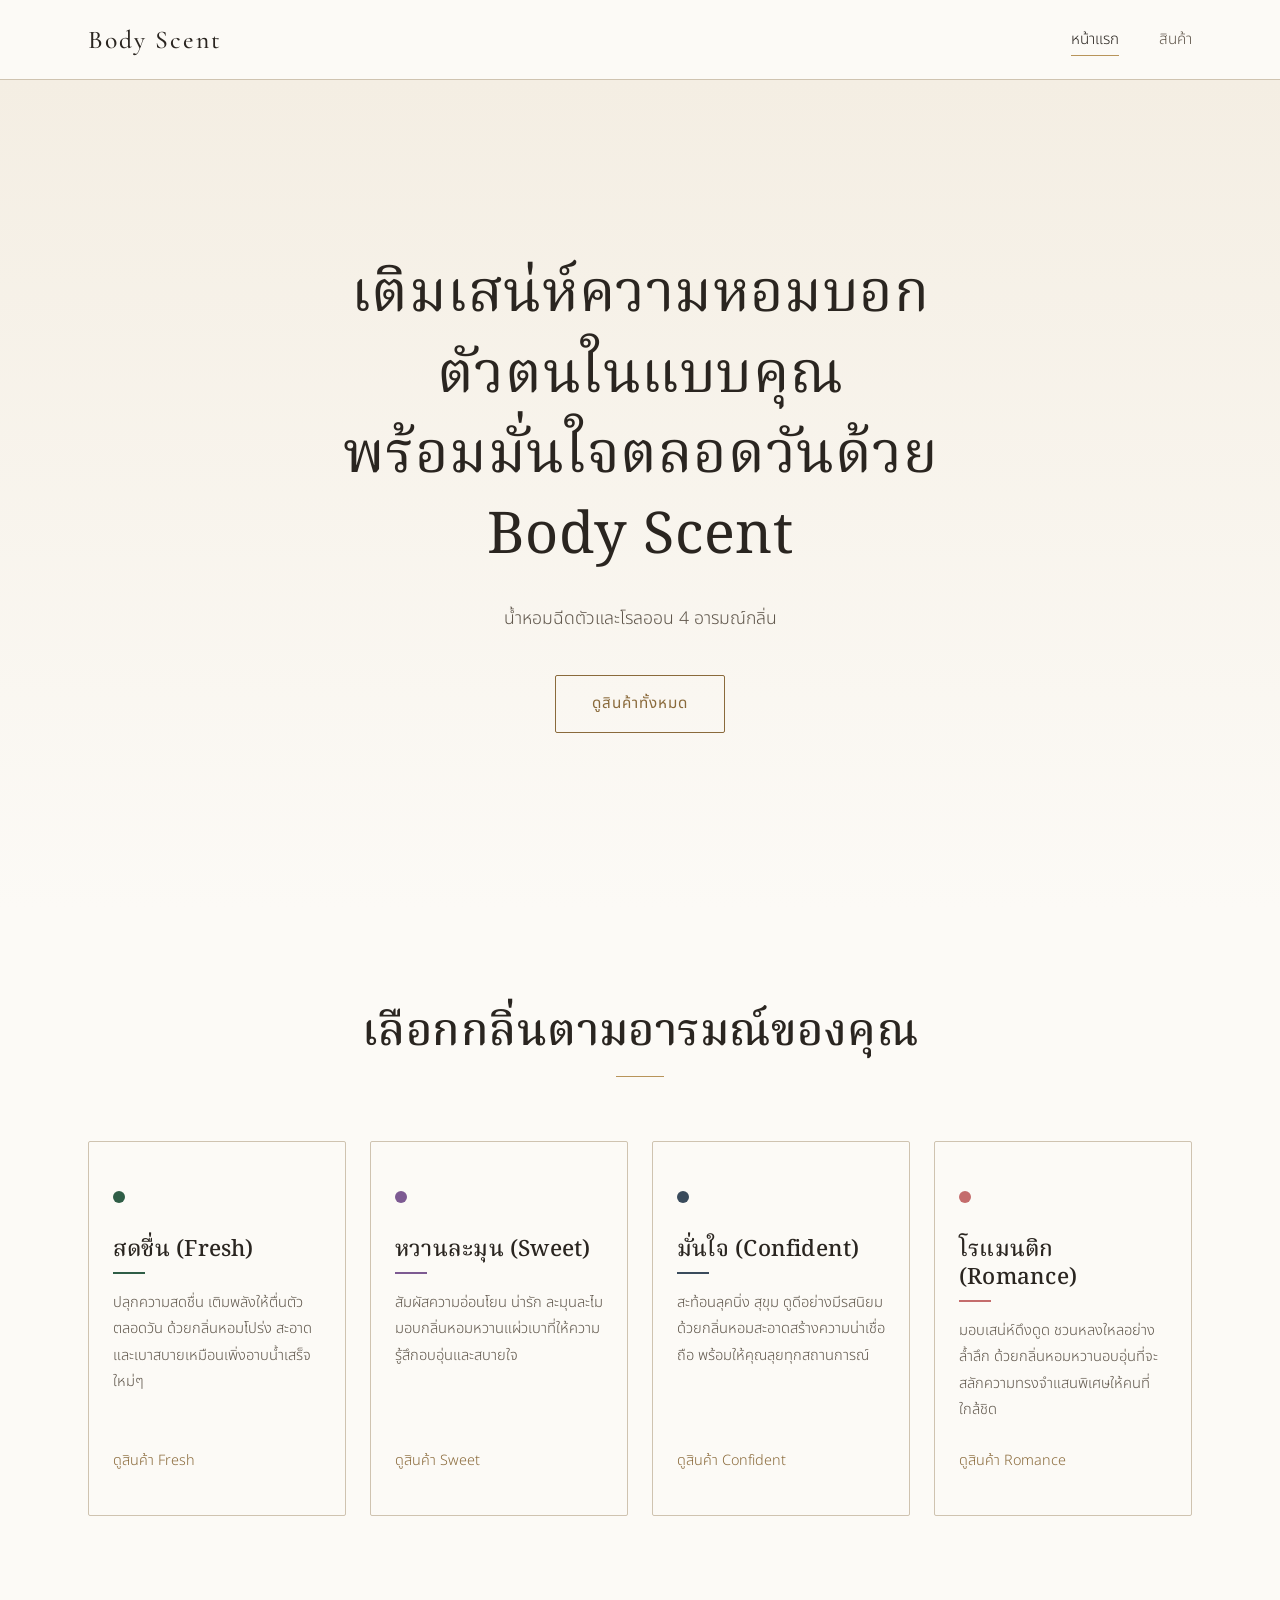
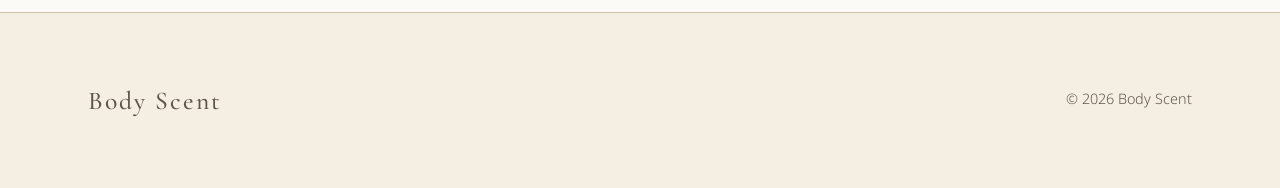
<file: index.html>
<!DOCTYPE html>
<html lang="th">
<head>
  <meta charset="UTF-8">
  <meta name="viewport" content="width=device-width, initial-scale=1">
  <title>Body Scent — น้ำหอมฉีดตัวและโรลออน</title>
  <meta name="description" content="เติมเสน่ห์ความหอมบอกตัวตนในแบบคุณ พร้อมมั่นใจตลอดวันด้วย Body Scent น้ำหอมฉีดตัวและโรลออน 4 อารมณ์กลิ่น">
  <link rel="stylesheet" href="style.css">
</head>
<body>

  <header class="site-header">
    <div class="container site-header__inner">
      <a href="index.html" class="brand">Body Scent</a>
      <nav aria-label="เมนูหลัก">
        <ul class="nav">
          <li><a href="index.html" aria-current="page">หน้าแรก</a></li>
          <li><a href="product.html">สินค้า</a></li>
        </ul>
      </nav>
    </div>
  </header>

  <main>
    <section class="hero hero--full">
      <div class="container hero__inner">
        <div>
          <h1>เติมเสน่ห์ความหอมบอกตัวตนในแบบคุณ<br>พร้อมมั่นใจตลอดวันด้วย Body Scent</h1>
          <p>น้ำหอมฉีดตัวและโรลออน 4 อารมณ์กลิ่น</p>
          <div class="hero__actions" style="justify-content:center">
            <a href="product.html" class="btn btn--gold">ดูสินค้าทั้งหมด</a>
          </div>
        </div>
      </div>
    </section>

    <section class="section" id="moods">
      <div class="container">
        <div class="section-head section-head--center">
          <h2 class="section-title">เลือกกลิ่นตามอารมณ์ของคุณ</h2>
        </div>

        <div class="mood-grid">
          <a class="mood-card" data-mood="fresh" href="product.html?mood=fresh">
            <span class="mood-card__icon"><span class="mood-dot" aria-hidden="true"></span></span>
            <h3 class="mood-title">สดชื่น (Fresh)</h3>
            <p>ปลุกความสดชื่น เติมพลังให้ตื่นตัวตลอดวัน ด้วยกลิ่นหอมโปร่ง สะอาด และเบาสบายเหมือนเพิ่งอาบน้ำเสร็จใหม่ๆ</p>
            <span class="mood-card__cta">ดูสินค้า Fresh</span>
          </a>

          <a class="mood-card" data-mood="sweet" href="product.html?mood=sweet">
            <span class="mood-card__icon"><span class="mood-dot" aria-hidden="true"></span></span>
            <h3 class="mood-title">หวานละมุน (Sweet)</h3>
            <p>สัมผัสความอ่อนโยน น่ารัก ละมุนละไม มอบกลิ่นหอมหวานแผ่วเบาที่ให้ความรู้สึกอบอุ่นและสบายใจ</p>
            <span class="mood-card__cta">ดูสินค้า Sweet</span>
          </a>

          <a class="mood-card" data-mood="confident" href="product.html?mood=confident">
            <span class="mood-card__icon"><span class="mood-dot" aria-hidden="true"></span></span>
            <h3 class="mood-title">มั่นใจ (Confident)</h3>
            <p>สะท้อนลุคนิ่ง สุขุม ดูดีอย่างมีรสนิยม ด้วยกลิ่นหอมสะอาดสร้างความน่าเชื่อถือ พร้อมให้คุณลุยทุกสถานการณ์</p>
            <span class="mood-card__cta">ดูสินค้า Confident</span>
          </a>

          <a class="mood-card" data-mood="romance" href="product.html?mood=romance">
            <span class="mood-card__icon"><span class="mood-dot" aria-hidden="true"></span></span>
            <h3 class="mood-title">โรแมนติก (Romance)</h3>
            <p>มอบเสน่ห์ดึงดูด ชวนหลงใหลอย่างล้ำลึก ด้วยกลิ่นหอมหวานอบอุ่นที่จะสลักความทรงจำแสนพิเศษให้คนที่ใกล้ชิด</p>
            <span class="mood-card__cta">ดูสินค้า Romance</span>
          </a>
        </div>
      </div>
    </section>
  </main>

  <footer class="site-footer">
    <div class="container site-footer__inner">
      <span class="brand">Body Scent</span>
      <span>&copy; 2026 Body Scent</span>
    </div>
  </footer>

  <script src="script.js"></script>
</body>
</html>
</file>
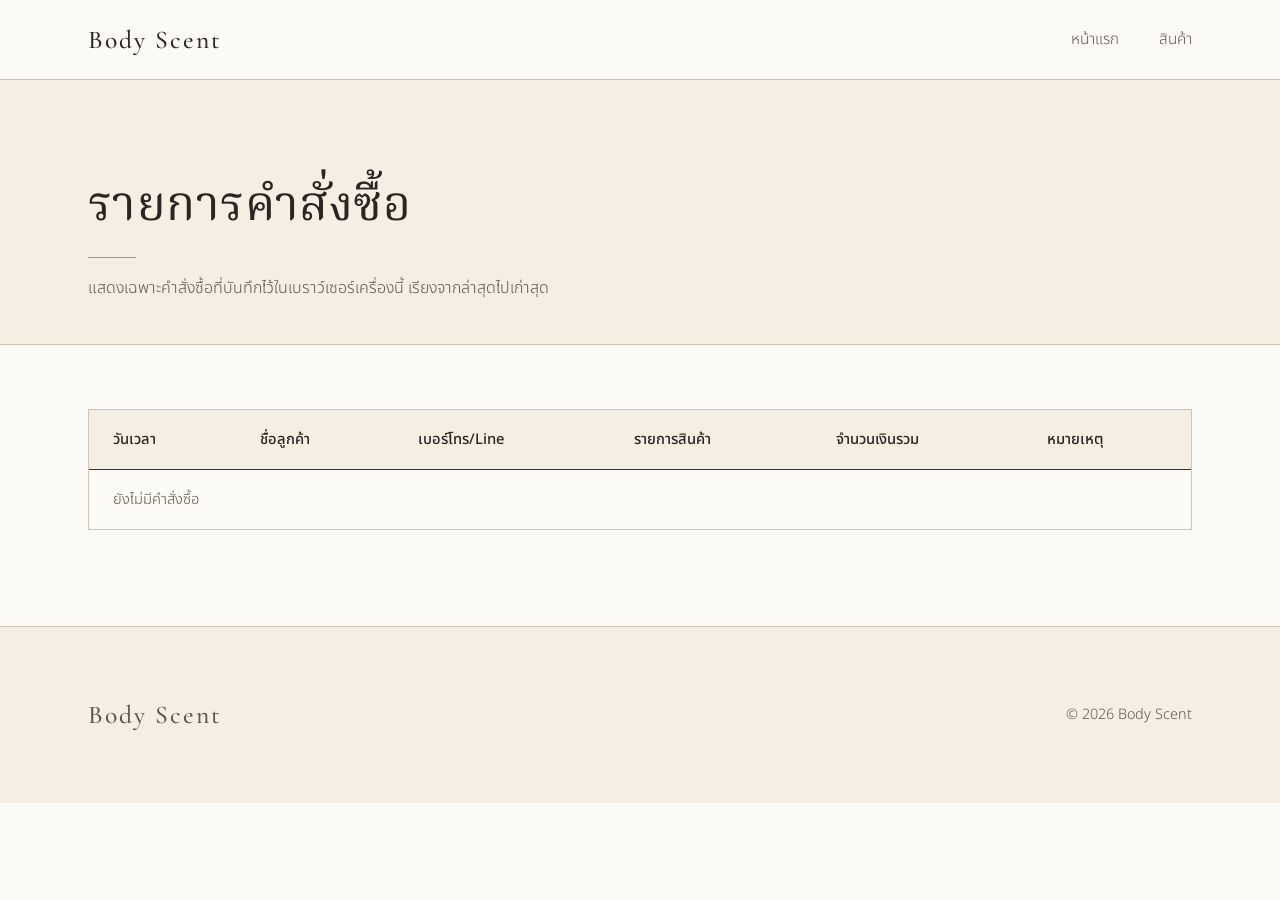
<file: admin.html>
<!DOCTYPE html>
<html lang="th">
<head>
  <meta charset="UTF-8">
  <meta name="viewport" content="width=device-width, initial-scale=1">
  <meta name="robots" content="noindex, nofollow">
  <title>รายการคำสั่งซื้อ — Body Scent</title>
  <link rel="stylesheet" href="style.css">
</head>
<body>

  <header class="site-header">
    <div class="container site-header__inner">
      <a href="index.html" class="brand">Body Scent</a>
      <nav aria-label="เมนูหลัก">
        <ul class="nav">
          <li><a href="index.html">หน้าแรก</a></li>
          <li><a href="product.html">สินค้า</a></li>
        </ul>
      </nav>
    </div>
  </header>

  <main>
    <section class="page-head">
      <div class="container">
        <h1 class="section-title">รายการคำสั่งซื้อ</h1>
        <p>แสดงเฉพาะคำสั่งซื้อที่บันทึกไว้ในเบราว์เซอร์เครื่องนี้ เรียงจากล่าสุดไปเก่าสุด</p>
      </div>
    </section>

    <section class="section section--tight-top">
      <div class="container">
        <div class="table-wrap">
          <table id="ordersTable" class="data-table">
            <thead>
              <tr>
                <th scope="col">วันเวลา</th>
                <th scope="col">ชื่อลูกค้า</th>
                <th scope="col">เบอร์โทร/Line</th>
                <th scope="col">รายการสินค้า</th>
                <th scope="col">จำนวนเงินรวม</th>
                <th scope="col">หมายเหตุ</th>
              </tr>
            </thead>
            <tbody></tbody>
          </table>
        </div>
      </div>
    </section>
  </main>

  <footer class="site-footer">
    <div class="container site-footer__inner">
      <span class="brand">Body Scent</span>
      <span>&copy; 2026 Body Scent</span>
    </div>
  </footer>

  <script src="script.js"></script>
</body>
</html>
</file>
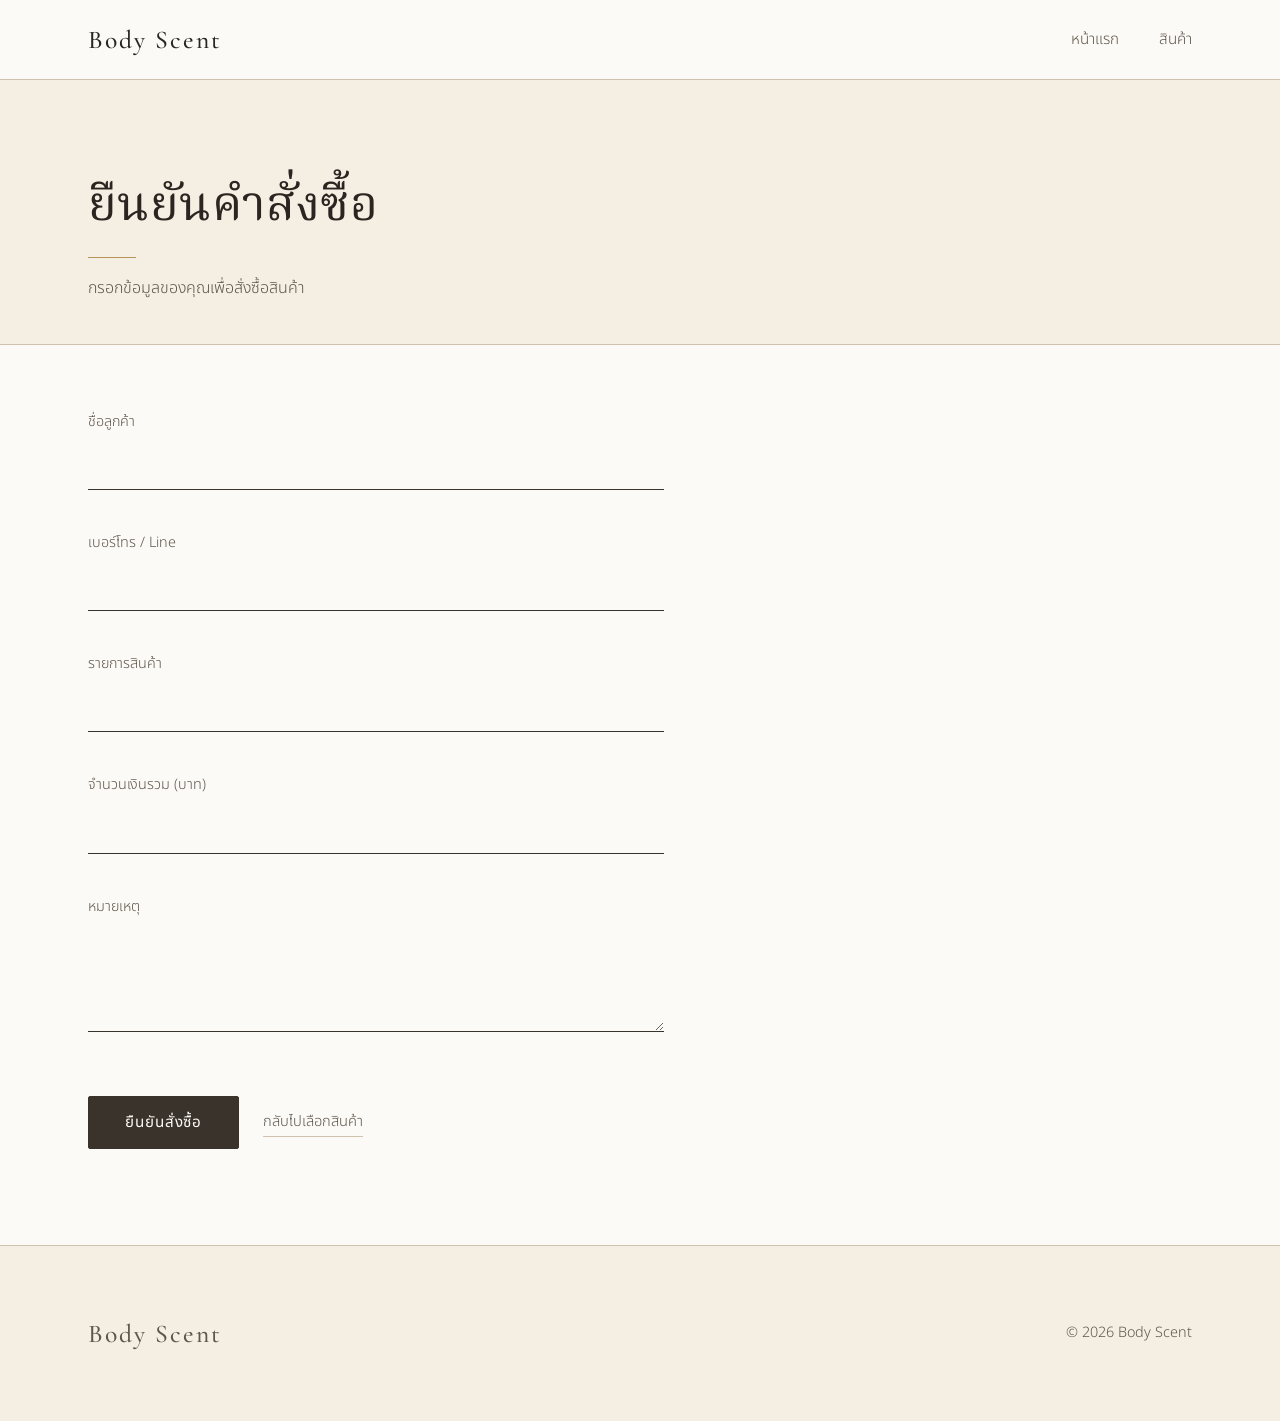
<file: order.html>
<!DOCTYPE html>
<html lang="th">
<head>
  <meta charset="UTF-8">
  <meta name="viewport" content="width=device-width, initial-scale=1">
  <title>ยืนยันคำสั่งซื้อ — Body Scent</title>
  <link rel="stylesheet" href="style.css">
</head>
<body>

  <header class="site-header">
    <div class="container site-header__inner">
      <a href="index.html" class="brand">Body Scent</a>
      <nav aria-label="เมนูหลัก">
        <ul class="nav">
          <li><a href="index.html">หน้าแรก</a></li>
          <li><a href="product.html">สินค้า</a></li>
        </ul>
      </nav>
    </div>
  </header>

  <main>
    <section class="page-head">
      <div class="container">
        <h1 class="section-title">ยืนยันคำสั่งซื้อ</h1>
        <p>กรอกข้อมูลของคุณเพื่อสั่งซื้อสินค้า</p>
      </div>
    </section>

    <section class="section section--tight-top">
      <div class="container">
        <form id="orderForm" class="form">

          <div class="form-group">
            <label class="field-label" for="customerName">ชื่อลูกค้า</label>
            <input class="field" type="text" id="customerName" name="customerName" autocomplete="name" required>
          </div>

          <div class="form-group">
            <label class="field-label" for="contact">เบอร์โทร / Line</label>
            <input class="field" type="text" id="contact" name="contact" autocomplete="tel" required>
          </div>

          <div class="form-group">
            <label class="field-label" for="items">รายการสินค้า</label>
            <input class="field" type="text" id="items" name="items" required>
          </div>

          <div class="form-group">
            <label class="field-label" for="total">จำนวนเงินรวม (บาท)</label>
            <input class="field" type="number" id="total" name="total" min="0" step="any" inputmode="numeric" required>
          </div>

          <div class="form-group">
            <label class="field-label" for="note">หมายเหตุ</label>
            <textarea class="field" id="note" name="note" rows="3"></textarea>
          </div>

          <div class="form-actions">
            <button type="submit" class="btn btn--solid">ยืนยันสั่งซื้อ</button>
            <a href="product.html" class="link-quiet">กลับไปเลือกสินค้า</a>
          </div>

        </form>
      </div>
    </section>
  </main>

  <footer class="site-footer">
    <div class="container site-footer__inner">
      <span class="brand">Body Scent</span>
      <span>&copy; 2026 Body Scent</span>
    </div>
  </footer>

  <script src="script.js"></script>
</body>
</html>
</file>
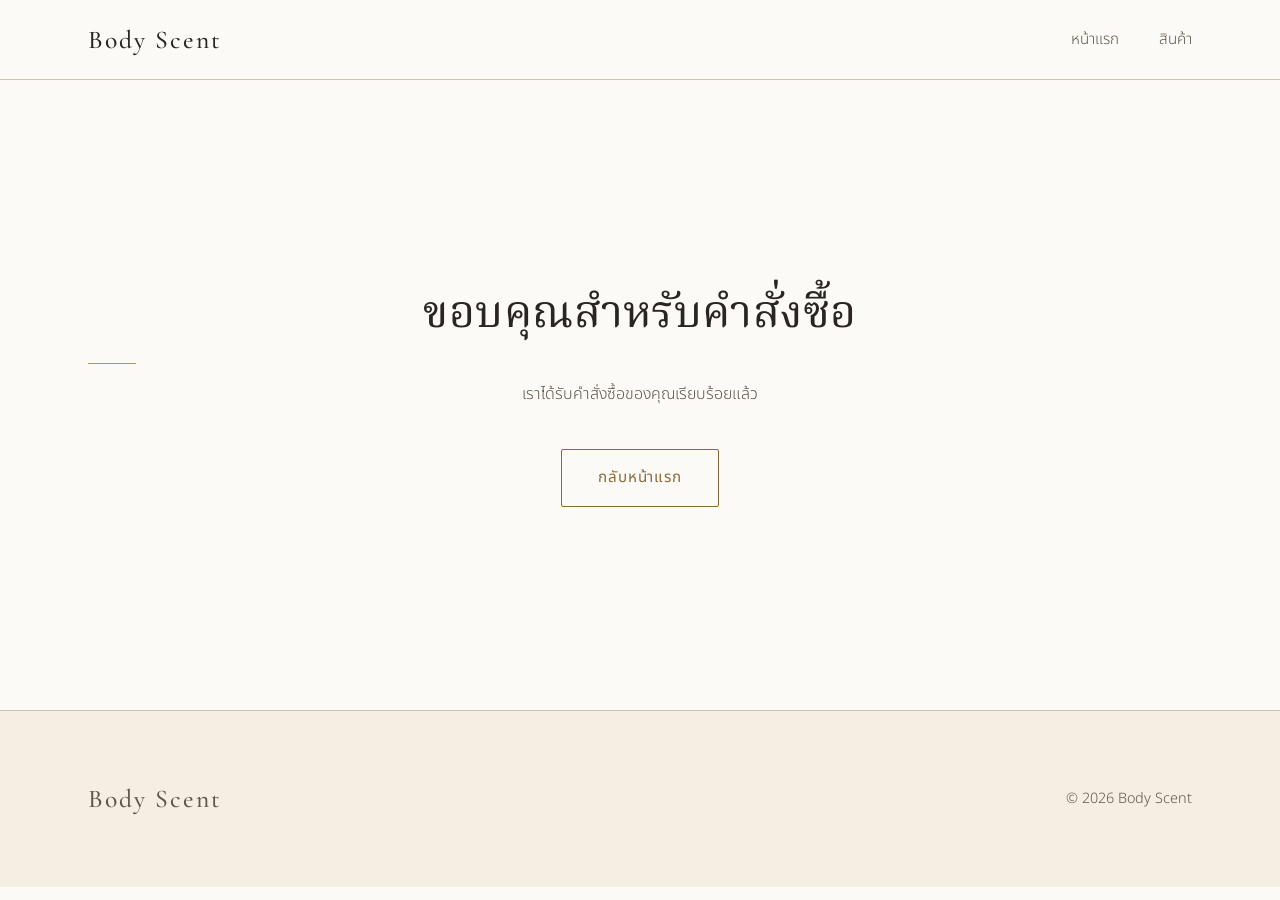
<file: thankyou.html>
<!DOCTYPE html>
<html lang="th">
<head>
  <meta charset="UTF-8">
  <meta name="viewport" content="width=device-width, initial-scale=1">
  <title>ขอบคุณสำหรับคำสั่งซื้อ — Body Scent</title>
  <link rel="stylesheet" href="style.css">
</head>
<body>

  <header class="site-header">
    <div class="container site-header__inner">
      <a href="index.html" class="brand">Body Scent</a>
      <nav aria-label="เมนูหลัก">
        <ul class="nav">
          <li><a href="index.html">หน้าแรก</a></li>
          <li><a href="product.html">สินค้า</a></li>
        </ul>
      </nav>
    </div>
  </header>

  <main>
    <section class="message-page">
      <div class="container">
        <h1 class="section-title">ขอบคุณสำหรับคำสั่งซื้อ</h1>
        <p>เราได้รับคำสั่งซื้อของคุณเรียบร้อยแล้ว</p>
        <a href="index.html" class="btn btn--gold">กลับหน้าแรก</a>
      </div>
    </section>
  </main>

  <footer class="site-footer">
    <div class="container site-footer__inner">
      <span class="brand">Body Scent</span>
      <span>&copy; 2026 Body Scent</span>
    </div>
  </footer>

</body>
</html>
</file>
<file: style.css>
/* ==========================================================================
   Body Scent — Theme
   โทนพรีเมียม เรียบหรู มินิมอล | ขาว-ครีม-เบจเข้ม + ทอง/บรอนซ์อ่อน
   ========================================================================== */

@import url("https://fonts.googleapis.com/css2?family=Cormorant+Garamond:wght@400;500;600&family=Noto+Serif+Thai:wght@400;500;600&family=Noto+Sans+Thai:wght@300;400;500&display=swap");

/* ---------- Tokens ---------- */
:root {
  /* พื้นหลัง: ขาว → ครีม → เบจ */
  --ivory: #fcfaf6;
  --cream: #f4eee3;
  --sand: #e6dccb;
  --beige-deep: #a08c74;

  /* ตัวอักษร / เส้น */
  --ink: #2a2520;
  --ink-soft: #5f564b;
  --line: #cfc3b0;
  --line-strong: #3a332b;

  /* สีเน้น: ทอง/บรอนซ์อ่อน */
  --gold: #b8945a;
  --bronze: #8a6a3b; /* ใช้กับตัวอักษรเพื่อให้อ่านชัด */

  /* สีประจำ mood (ใช้แตะเบาๆ เท่านั้น) */
  --mood-fresh: #2f5d46;
  --mood-sweet: #7d5a92;
  --mood-confident: #3a4b5c;
  --mood-romance: #c46c6c;

  /* ฟอนต์ */
  --font-display: "Cormorant Garamond", "Noto Serif Thai", "Times New Roman", serif;
  --font-serif-th: "Noto Serif Thai", "Cormorant Garamond", serif;
  --font-body: "Noto Sans Thai", "Helvetica Neue", Arial, sans-serif;

  /* Spacing (เว้นระยะเยอะ) */
  --space-1: 0.5rem;
  --space-2: 1rem;
  --space-3: 1.5rem;
  --space-4: 2.5rem;
  --space-5: 4rem;
  --space-6: 6rem;
  --space-7: 9rem;

  --container: 72rem;
  --radius: 2px;
  --ease: 0.25s ease;
}

/* ---------- Base ---------- */
*,
*::before,
*::after {
  box-sizing: border-box;
}

html {
  scroll-behavior: smooth;
  -webkit-text-size-adjust: 100%;
}

body {
  margin: 0;
  background: var(--ivory);
  color: var(--ink);
  font-family: var(--font-body);
  font-weight: 300;
  font-size: 1rem;
  line-height: 1.85;
  -webkit-font-smoothing: antialiased;
}

img {
  display: block;
  max-width: 100%;
  height: auto;
}

a {
  color: inherit;
  text-decoration: none;
}

h1,
h2,
h3,
h4 {
  margin: 0 0 var(--space-2);
  font-family: var(--font-display);
  font-weight: 500;
  line-height: 1.25;
  letter-spacing: 0.01em;
  color: var(--ink);
}

h1 { font-size: clamp(2.6rem, 6vw, 4.5rem); font-weight: 400; line-height: 1.12; }
h2 { font-size: clamp(1.9rem, 3.6vw, 2.8rem); }
h3 { font-size: 1.4rem; font-family: var(--font-serif-th); font-weight: 500; }

p {
  margin: 0 0 var(--space-3);
  max-width: 38rem;
  color: var(--ink-soft);
}

:focus-visible {
  outline: 1px solid var(--bronze);
  outline-offset: 4px;
}

::selection {
  background: var(--sand);
}

/* ---------- Layout ---------- */
.container {
  width: 100%;
  max-width: var(--container);
  margin-inline: auto;
  padding-inline: var(--space-3);
}

.section {
  padding-block: var(--space-6);
}

.section--cream {
  background: var(--cream);
}

.section--sand {
  background: var(--sand);
}

.section-head {
  margin-bottom: var(--space-5);
}

.section-head--center {
  text-align: center;
}

.section-head--center p {
  margin-inline: auto;
}

/* เส้นทองสั้นใต้หัวข้อ */
.section-title::after {
  content: "";
  display: block;
  width: 3rem;
  height: 1px;
  margin-top: var(--space-2);
  background: var(--gold);
}

.section-head--center .section-title::after {
  margin-inline: auto;
}

.divider {
  border: 0;
  border-top: 1px solid var(--line);
  margin: var(--space-5) 0;
}

/* ---------- Header / Nav ---------- */
.site-header {
  position: sticky;
  top: 0;
  z-index: 50;
  background: rgba(252, 250, 246, 0.92);
  backdrop-filter: blur(8px);
  border-bottom: 1px solid var(--line);
}

.site-header__inner {
  display: flex;
  align-items: center;
  justify-content: space-between;
  gap: var(--space-3);
  padding-block: var(--space-2);
}

.brand {
  font-family: var(--font-display);
  font-size: 1.6rem;
  font-weight: 500;
  letter-spacing: 0.08em;
}

.nav {
  display: flex;
  gap: var(--space-4);
  margin: 0;
  padding: 0;
  list-style: none;
  font-size: 0.95rem;
}

.nav a {
  padding-block: 0.25rem;
  border-bottom: 1px solid transparent;
  color: var(--ink-soft);
  transition: color var(--ease), border-color var(--ease);
}

.nav a:hover,
.nav a[aria-current="page"] {
  color: var(--ink);
  border-color: var(--gold);
}

/* ---------- Buttons (เส้นบาง สีเข้มนุ่มตา) ---------- */
.btn {
  display: inline-block;
  padding: 0.85rem 2.25rem;
  border: 1px solid var(--line-strong);
  border-radius: var(--radius);
  background: transparent;
  color: var(--line-strong);
  font-family: var(--font-body);
  font-size: 0.95rem;
  font-weight: 400;
  letter-spacing: 0.06em;
  text-align: center;
  cursor: pointer;
  transition: background var(--ease), color var(--ease), border-color var(--ease);
}

.btn:hover {
  background: var(--line-strong);
  color: var(--ivory);
}

.btn--solid {
  background: var(--line-strong);
  color: var(--ivory);
}

.btn--solid:hover {
  background: var(--bronze);
  border-color: var(--bronze);
}

.btn--gold {
  border-color: var(--bronze);
  color: var(--bronze);
}

.btn--gold:hover {
  background: var(--bronze);
  color: var(--ivory);
}

.btn--block {
  display: block;
  width: 100%;
}

/* ---------- Hero ---------- */
.hero {
  padding-block: var(--space-7) var(--space-6);
  background: linear-gradient(180deg, var(--cream) 0%, var(--ivory) 100%);
}

.hero__inner {
  display: grid;
  grid-template-columns: 1.1fr 0.9fr;
  align-items: center;
  gap: var(--space-5);
}

.hero p {
  font-size: 1.1rem;
  margin-bottom: var(--space-4);
}

.hero__actions {
  display: flex;
  flex-wrap: wrap;
  gap: var(--space-2);
}

.hero__media img {
  width: 100%;
  border: 1px solid var(--line);
  padding: var(--space-2);
  background: var(--ivory);
}

/* ---------- Mood: จุดสีเล็กๆ เท่านั้น ---------- */
[data-mood="fresh"] { --mood: var(--mood-fresh); }
[data-mood="sweet"] { --mood: var(--mood-sweet); }
[data-mood="confident"] { --mood: var(--mood-confident); }
[data-mood="romance"] { --mood: var(--mood-romance); }

.mood-dot {
  display: inline-block;
  width: 0.5rem;
  height: 0.5rem;
  border-radius: 50%;
  background: var(--mood, var(--gold));
  vertical-align: middle;
}

.mood-label {
  display: inline-flex;
  align-items: center;
  gap: 0.6rem;
  font-size: 0.9rem;
  color: var(--ink-soft);
}

/* เส้นสั้นสีตาม mood ใต้หัวข้อ (ใช้กับ .mood-title) */
.mood-title::after {
  content: "";
  display: block;
  width: 2rem;
  height: 2px;
  margin-top: var(--space-1);
  background: var(--mood, var(--gold));
}

/* ---------- Filters ---------- */
.filters {
  display: flex;
  flex-wrap: wrap;
  gap: var(--space-2);
  margin-bottom: var(--space-5);
}

.chip {
  display: inline-flex;
  align-items: center;
  gap: 0.6rem;
  padding: 0.5rem 1.4rem;
  border: 1px solid var(--line);
  border-radius: 999px;
  background: transparent;
  color: var(--ink-soft);
  font-family: var(--font-body);
  font-size: 0.9rem;
  cursor: pointer;
  transition: border-color var(--ease), color var(--ease);
}

.chip:hover,
.chip.is-active {
  border-color: var(--line-strong);
  color: var(--ink);
}

/* ---------- Product grid / card ---------- */
.product-grid {
  display: grid;
  grid-template-columns: repeat(auto-fill, minmax(16rem, 1fr));
  gap: var(--space-4);
}

.product-card {
  display: flex;
  flex-direction: column;
  background: var(--ivory);
  border: 1px solid var(--line);
  border-radius: var(--radius);
  transition: border-color var(--ease);
}

.product-card:hover {
  border-color: var(--bronze);
}

.product-card__media {
  aspect-ratio: 4 / 5;
  background: var(--cream);
  overflow: hidden;
}

.product-card__media img {
  width: 100%;
  height: 100%;
  object-fit: cover;
}

.product-card__body {
  display: flex;
  flex: 1;
  flex-direction: column;
  padding: var(--space-3);
}

.product-card__name {
  margin-bottom: var(--space-1);
  font-size: 1.15rem;
}

.product-card__meta {
  margin-bottom: var(--space-2);
  font-size: 0.85rem;
  color: var(--beige-deep);
}

.product-card__desc {
  flex: 1;
  margin-bottom: var(--space-3);
  font-size: 0.92rem;
  line-height: 1.75;
}

.product-card__foot {
  display: flex;
  align-items: center;
  justify-content: space-between;
  gap: var(--space-2);
  padding-top: var(--space-2);
  border-top: 1px solid var(--line);
}

.price {
  font-family: var(--font-display);
  font-size: 1.5rem;
  font-weight: 500;
  color: var(--bronze);
}

.price small {
  margin-left: 0.25rem;
  font-family: var(--font-body);
  font-size: 0.8rem;
  font-weight: 300;
  color: var(--ink-soft);
}

/* ---------- Feature / info blocks ---------- */
.features {
  display: grid;
  grid-template-columns: repeat(auto-fit, minmax(14rem, 1fr));
  gap: var(--space-5);
}

.feature {
  padding-top: var(--space-3);
  border-top: 1px solid var(--line-strong);
}

.feature p {
  margin-bottom: 0;
  font-size: 0.95rem;
}

/* ---------- Forms (เผื่อใช้ช่องติดต่อ/สั่งซื้อ) ---------- */
.field {
  display: block;
  width: 100%;
  margin-bottom: var(--space-3);
  padding: 0.85rem 0;
  border: 0;
  border-bottom: 1px solid var(--line-strong);
  background: transparent;
  color: var(--ink);
  font-family: var(--font-body);
  font-size: 1rem;
  font-weight: 300;
  border-radius: 0;
}

.field::placeholder {
  color: var(--beige-deep);
}

.field:focus {
  outline: none;
  border-bottom-color: var(--bronze);
}

/* ---------- Footer ---------- */
.site-footer {
  padding-block: var(--space-5);
  background: var(--cream);
  border-top: 1px solid var(--line);
  font-size: 0.9rem;
  color: var(--ink-soft);
}

.site-footer__inner {
  display: flex;
  flex-wrap: wrap;
  align-items: center;
  justify-content: space-between;
  gap: var(--space-3);
}

/* ---------- Utilities ---------- */
.text-center { text-align: center; }
.text-gold { color: var(--bronze); }
.text-muted { color: var(--ink-soft); }
.mt-4 { margin-top: var(--space-4); }
.mb-4 { margin-bottom: var(--space-4); }
.visually-hidden {
  position: absolute;
  width: 1px;
  height: 1px;
  margin: -1px;
  padding: 0;
  overflow: hidden;
  clip: rect(0 0 0 0);
  white-space: nowrap;
  border: 0;
}

/* ---------- Responsive ---------- */
@media (max-width: 900px) {
  .hero {
    padding-block: var(--space-6) var(--space-5);
  }

  .hero__inner {
    grid-template-columns: 1fr;
    gap: var(--space-4);
  }

  .section {
    padding-block: var(--space-5);
  }
}

@media (max-width: 600px) {
  body {
    font-size: 0.97rem;
  }

  .container {
    padding-inline: var(--space-2);
  }

  .site-header__inner {
    flex-direction: column;
    gap: var(--space-1);
  }

  .nav {
    gap: var(--space-3);
    font-size: 0.9rem;
  }

  .section {
    padding-block: var(--space-5);
  }

  .section-head {
    margin-bottom: var(--space-4);
  }

  .product-grid {
    grid-template-columns: 1fr 1fr;
    gap: var(--space-2);
  }

  .product-card__body {
    padding: var(--space-2);
  }

  .product-card__desc {
    display: none;
  }

  .product-card__foot {
    flex-direction: column;
    align-items: stretch;
    text-align: center;
  }

  .hero__actions .btn {
    width: 100%;
  }

  .site-footer__inner {
    flex-direction: column;
    text-align: center;
  }
}

@media (max-width: 380px) {
  .product-grid {
    grid-template-columns: 1fr;
  }
}

@media (prefers-reduced-motion: reduce) {
  html { scroll-behavior: auto; }
  * { transition: none !important; }
}

/* ==========================================================================
   Additions: index.html + product.html
   ========================================================================== */

/* Hero เต็มจอ (ตัวอักษรกึ่งกลาง ไม่มีรูป) */
.hero--full {
  display: flex;
  align-items: center;
  min-height: 100vh;
  min-height: calc(100svh - 4.5rem);
  padding-block: var(--space-6);
}

.hero--full .hero__inner {
  grid-template-columns: 1fr;
  justify-items: center;
  width: 100%;
  text-align: center;
}

.hero--full h1 {
  max-width: 20ch;
  margin-bottom: var(--space-3);
  font-family: var(--font-serif-th), var(--font-display);
  font-size: clamp(2rem, 4.8vw, 3.6rem);
  line-height: 1.4;
}

.hero--full p {
  margin-inline: auto;
}

.hero--full .hero__actions {
  justify-content: center;
}

/* การ์ด mood (หน้าแรก) */
.mood-grid {
  display: grid;
  grid-template-columns: repeat(4, 1fr);
  gap: var(--space-3);
}

.mood-card {
  display: flex;
  flex-direction: column;
  padding: var(--space-4) var(--space-3);
  background: var(--ivory);
  border: 1px solid var(--line);
  border-radius: var(--radius);
  transition: border-color var(--ease);
}

.mood-card:hover,
.mood-card:focus-visible {
  border-color: var(--mood, var(--bronze));
}

.mood-card__icon {
  margin-bottom: var(--space-3);
}

.mood-card .mood-dot {
  width: 0.75rem;
  height: 0.75rem;
}

.mood-card h3 {
  margin-bottom: var(--space-2);
}

.mood-card p {
  flex: 1;
  margin-bottom: var(--space-3);
  font-size: 0.92rem;
  line-height: 1.8;
}

.mood-card__cta {
  font-size: 0.9rem;
  color: var(--bronze);
}

/* หัวหน้าภายใน (product.html) */
.page-head {
  padding-block: var(--space-6) var(--space-4);
  background: var(--cream);
  border-bottom: 1px solid var(--line);
}

.page-head h1 {
  font-family: var(--font-serif-th), var(--font-display);
  font-size: clamp(2rem, 4vw, 3rem);
  line-height: 1.35;
}

.page-head p {
  margin-bottom: 0;
}

.section--tight-top {
  padding-top: var(--space-5);
}

@media (max-width: 1000px) {
  .mood-grid {
    grid-template-columns: repeat(2, 1fr);
  }
}

@media (max-width: 600px) {
  .hero--full {
    padding-block: var(--space-5);
  }

  .mood-grid {
    grid-template-columns: 1fr;
  }

  .mood-card {
    padding: var(--space-3) var(--space-2);
  }

  .page-head {
    padding-block: var(--space-5) var(--space-3);
  }
}

/* ==========================================================================
   Additions: order.html, thankyou.html, admin.html
   ========================================================================== */

/* ฟอร์ม */
.form {
  max-width: 36rem;
}

.form-group {
  margin-bottom: var(--space-4);
}

.form-group .field {
  margin-bottom: 0;
}

.field-label {
  display: block;
  margin-bottom: 0.15rem;
  font-size: 0.9rem;
  color: var(--ink-soft);
}

textarea.field {
  min-height: 6rem;
  resize: vertical;
  line-height: 1.7;
}

.form-actions {
  display: flex;
  flex-wrap: wrap;
  align-items: center;
  gap: var(--space-3);
  margin-top: var(--space-5);
}

.link-quiet {
  font-size: 0.92rem;
  color: var(--ink-soft);
  border-bottom: 1px solid var(--line);
  transition: color var(--ease), border-color var(--ease);
}

.link-quiet:hover {
  color: var(--ink);
  border-color: var(--gold);
}

/* หน้าขอบคุณ */
.message-page {
  display: flex;
  align-items: center;
  min-height: 70vh;
  padding-block: var(--space-6);
  text-align: center;
}

.message-page h1 {
  font-family: var(--font-serif-th), var(--font-display);
  font-size: clamp(1.9rem, 4vw, 2.8rem);
  line-height: 1.4;
}

.message-page p {
  margin-inline: auto;
  margin-bottom: var(--space-4);
}

/* ตาราง (admin) */
.table-wrap {
  overflow-x: auto;
  border: 1px solid var(--line);
  background: var(--ivory);
}

.data-table {
  width: 100%;
  min-width: 46rem;
  border-collapse: collapse;
  font-size: 0.92rem;
}

.data-table th,
.data-table td {
  padding: var(--space-2) var(--space-3);
  border-bottom: 1px solid var(--line);
  text-align: left;
  vertical-align: top;
  color: var(--ink-soft);
}

.data-table thead th {
  background: var(--cream);
  border-bottom: 1px solid var(--line-strong);
  font-weight: 500;
  color: var(--ink);
  white-space: nowrap;
}

.data-table tbody tr:last-child td {
  border-bottom: 0;
}

@media (max-width: 600px) {
  .form-actions .btn {
    width: 100%;
  }

  .message-page {
    min-height: 60vh;
    padding-block: var(--space-5);
  }
}
</file>
